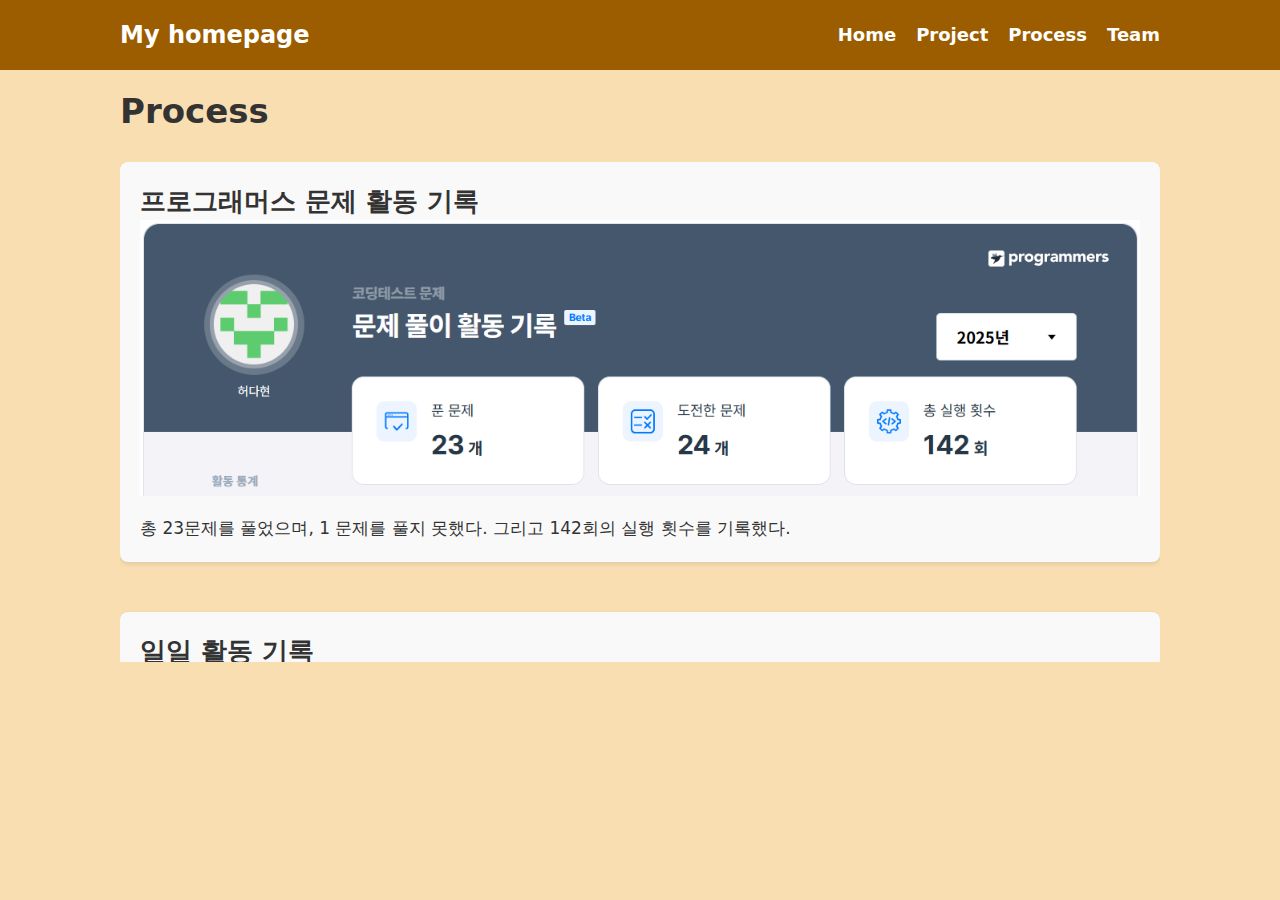
<file: process.html>
<!DOCTYPE html>
<html lang="en">
  <head>
    <meta charset="UTF-8" />
    <meta name="viewport" content="width=device-width, initial-scale=1.0" />
    <title>웹프로그래밍</title>
    <link rel="stylesheet" href="style.css" />

    <style>
      body {
        margin: 0;
        padding: 0;
        /* overflow: hidden; */
      }

      .main-content-container {
        padding-top: 60px;
        max-width: 1100px;
        margin: 0 auto;
        padding-left: 30px;
        padding-right: 30px;
        box-sizing: border-box;
      }

      .pv-box {
        padding: 0;
      }
      .pv-box img {
        width: 100%; /* 이미지가 부모 너비의 100%를 차지 */
        height: auto; /* 가로세로 비율 유지 */
        display: block;
        margin: 0 auto 20px;
      }
      .pv-box .fade-wrap {
        transition: opacity 1s ease-out, transform 1s ease-out;
        opacity: 0;
        transform: translateX(-50px);
        margin-bottom: 50px;
        padding: 20px;
        background-color: #f9f9f9;
        border-radius: 8px;
        box-shadow: 0 2px 5px rgba(0, 0, 0, 0.1);
      }
      .pv-box .fade-wrap.fade-in {
        opacity: 1;
        transform: translateX(0);
      }
    </style>
  </head>
  <body>
    <nav class="navbar">
      <div class="container">
        <div class="logo">My homepage</div>
        <ul class="nav">
          <li><a href="/">Home</a></li>
          <li><a href="project.html">Project</a></li>
          <li><a href="process.html">Process</a></li>
          <li><a href="team.html">Team</a></li>
        </ul>
      </div>
    </nav>

    <div class="main-content-container">
      <br />
      <h1>Process</h1>
      <br />

      <div class="pv-box">
        <div class="fade-wrap">
          <h2>프로그래머스 문제 활동 기록</h2>
          <img src="프로그래머스1.PNG" alt="img" class="my-image" />
          <p>
            총 23문제를 풀었으며, 1 문제를 풀지 못했다. 그리고 142회의 실행
            횟수를 기록했다.
          </p>
        </div>
        <div class="fade-wrap">
          <h2>일일 활동 기록</h2>
          <img src="프로그래머스2.PNG" alt="img" />
          <p>일일 활동 기록은 총 11일을 기록했다.</p>
        </div>
        <div class="fade-wrap">
          <h2>문제 풀이 예시</h2>
          <img src="프로그래머스3.PNG" alt="img" />
          <p></p>
        </div>
        <div class="fade-wrap">
          <h2>문제 풀이 예시</h2>
          <img src="프로그래머스4.PNG" alt="img" />
          <p></p>
        </div>
      </div>
    </div>
    <script>
      document.addEventListener('DOMContentLoaded', () => {
        const fadingElements = document.querySelectorAll('.fade-wrap')

        const observerOptions = {
          root: null,
          rootMargin: '0px',
          threshold: 0.1,
        }

        const contentObserver = new IntersectionObserver((entries) => {
          entries.forEach((entry) => {
            if (entry.isIntersecting) {
              entry.target.classList.add('fade-in')
            } else {
              entry.target.classList.remove('fade-in')
            }
          })
        }, observerOptions)

        fadingElements.forEach((element) => {
          contentObserver.observe(element)
        })

        const initialCheck = new IntersectionObserver(
          (entries, observer) => {
            entries.forEach((entry) => {
              if (entry.isIntersecting) {
                entry.target.classList.add('fade-in')
                observer.unobserve(entry.target)
              }
            })
          },
          { threshold: 0.1 }
        )

        fadingElements.forEach((element) => {
          initialCheck.observe(element)
        })
      })
    </script>
  </body>
</html>
</file>
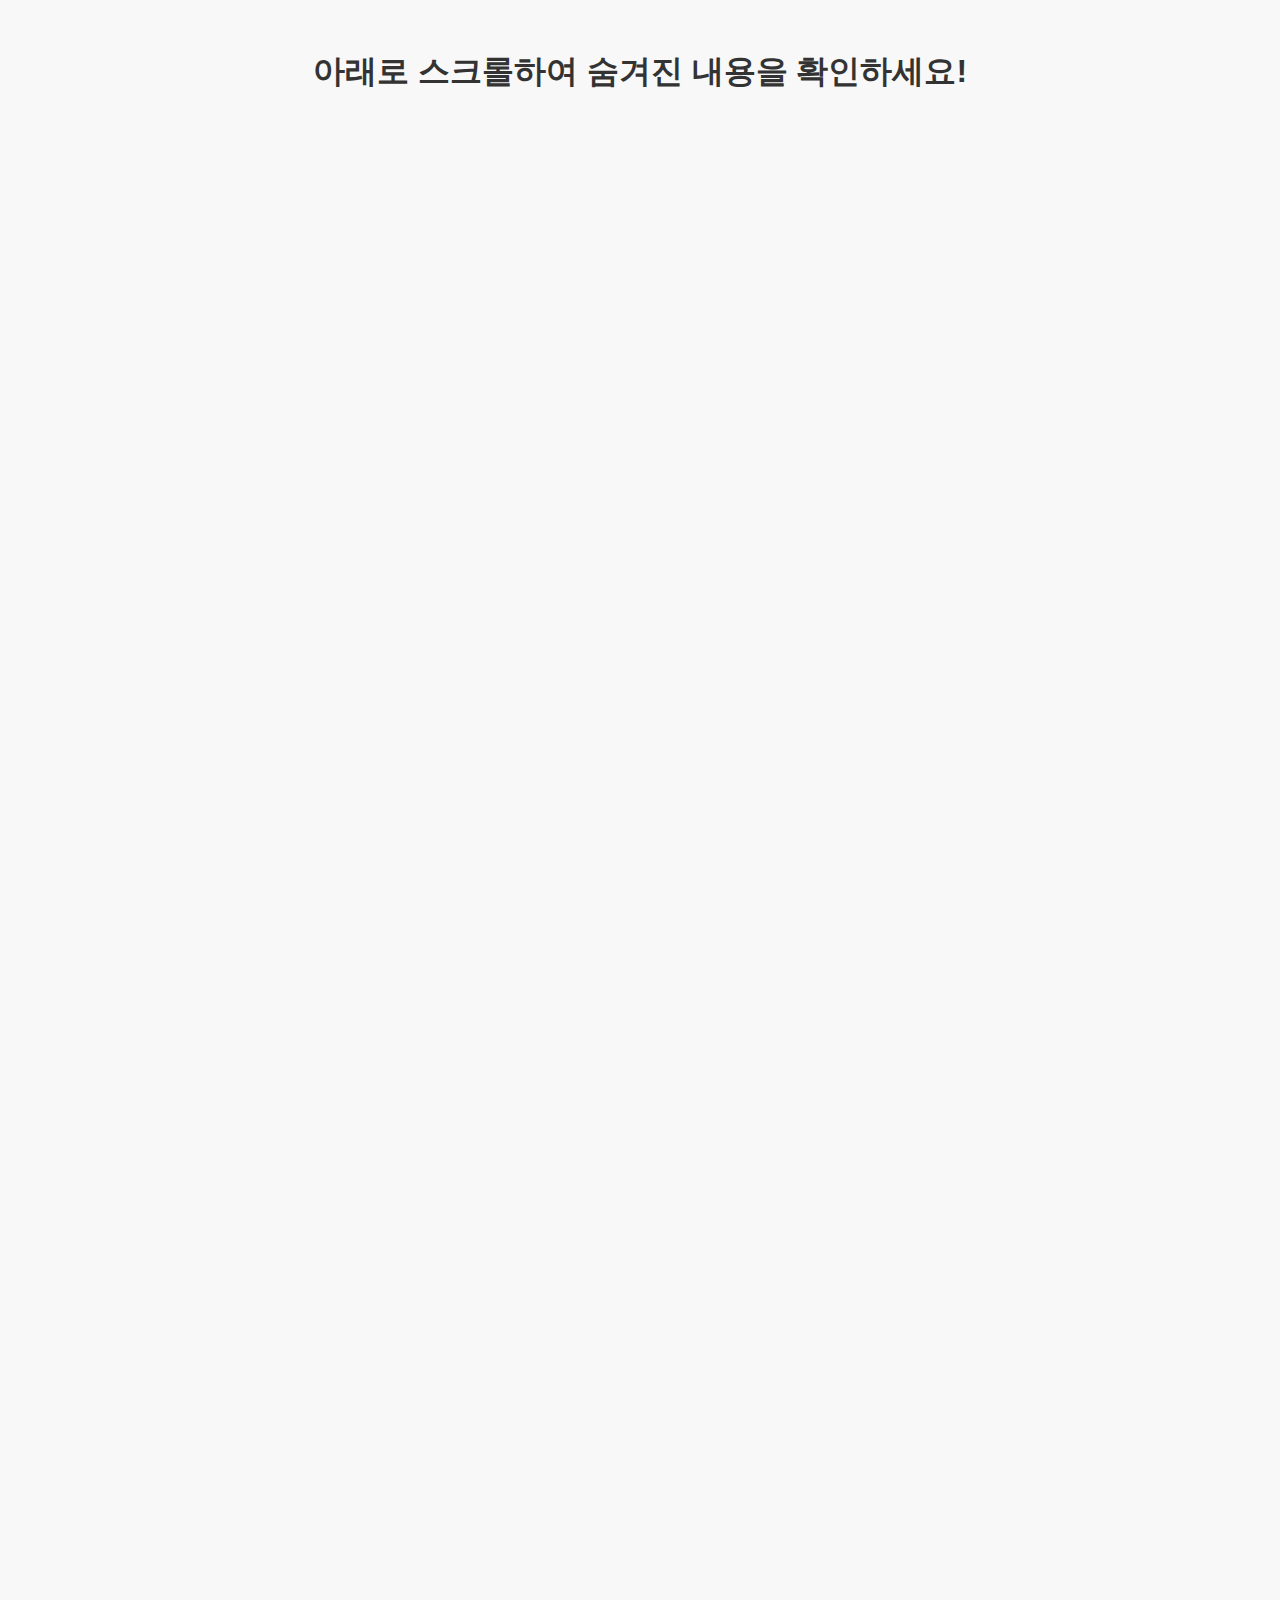
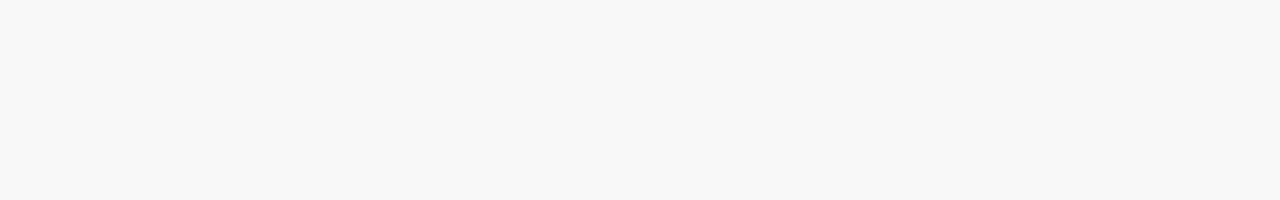
<file: test3.html>
<!DOCTYPE html>
<html lang="ko">
  <head>
    <meta charset="UTF-8" />
    <meta name="viewport" content="width=device-width, initial-scale=1.0" />
    <title>스크롤 페이드 인 설명글</title>
    <style>
      /* ----------------------- */
      /* 기본 레이아웃 스타일 */
      /* ----------------------- */
      body {
        font-family: sans-serif;
        margin: 0;
        padding: 0;
        background-color: #f8f8f8;
        /* 스크롤을 내릴 수 있도록 충분한 높이 추가 */
        min-height: 200vh; /* 화면 두 배 높이로 설정 */
        display: flex;
        flex-direction: column;
        align-items: center;
      }

      h1 {
        margin-top: 50px;
        color: #333;
      }

      /* ----------------------- */
      /* 스크롤 페이드 인 섹션 스타일 */
      /* ----------------------- */
      .fade-in-section {
        width: 80%;
        max-width: 800px;
        padding: 20px;
        margin-top: 100vh; /* 화면 아래쪽에 배치하여 스크롤해야 보이도록 */
        background-color: #fff;
        border-radius: 8px;
        box-shadow: 0 4px 10px rgba(0, 0, 0, 0.1);
        text-align: center;
        box-sizing: border-box; /* 패딩 포함 너비 계산 */

        /* 페이드 인 효과를 위한 초기 상태 */
        opacity: 0; /* 초기에는 투명 */
        transform: translateY(20px); /* 약간 아래로 이동 */
        transition: opacity 1s ease-out, transform 1s ease-out; /* 부드러운 애니메이션 */
        will-change: opacity, transform; /* 애니메이션 성능 최적화 */
      }

      /* 요소가 보일 때 적용되는 상태 */
      .fade-in-section.is-visible {
        opacity: 1; /* 불투명하게 */
        transform: translateY(0); /* 원래 위치로 이동 */
      }
    </style>
  </head>
  <body>
    <h1>아래로 스크롤하여 숨겨진 내용을 확인하세요!</h1>

    <div class="fade-in-section">
      <h2>새로운 정보가 여기에 있습니다!</h2>
      <p>
        이 내용은 사용자가 페이지를 스크롤하여 이 영역이 뷰포트 안에 들어올 때
        서서히 나타납니다.
      </p>
      <p>
        Intersection Observer API를 사용하여 스크롤 이벤트를 효율적으로
        감지합니다.
      </p>
      <p>한 번 나타나면 다시 숨겨지지 않습니다.</p>
    </div>

    <script>
      document.addEventListener('DOMContentLoaded', function () {
        // 스크롤 페이드 인 섹션 요소 가져오기
        const fadeInSection = document.querySelector('.fade-in-section')

        // ----------------------- */
        // 스크롤 페이드 인 효과 로직
        // ----------------------- */
        const observerOptions = {
          root: null, // 뷰포트 (브라우저 창)를 기준으로 관찰
          rootMargin: '0px', // 뷰포트 여백 (0px은 정확히 뷰포트 경계)
          threshold: 0.1, // 요소의 10%가 보일 때 콜백 함수 실행
        }

        // Intersection Observer 인스턴스 생성
        const observer = new IntersectionObserver((entries, observer) => {
          entries.forEach((entry) => {
            if (entry.isIntersecting) {
              // 요소가 뷰포트에 들어왔을 때
              entry.target.classList.add('is-visible')
              // 한 번 나타나면 더 이상 관찰할 필요 없으므로 관찰 중지
              observer.unobserve(entry.target)
            }
          })
        }, observerOptions)

        // 관찰할 요소 등록
        // `fadeInSection`이 존재하는지 확인하여 오류 방지
        if (fadeInSection) {
          observer.observe(fadeInSection)
        }
      })
    </script>
  </body>
</html>
</file>
<file: style.css>
* {
  box-sizing: border-box;
  padding: 0;
  margin: 0;
}

body {
  background-color: rgb(249, 222, 178);
  color: #333;
  font-size: 17px;
  line-height: 1.5;
  padding: 60px;
  margin: 0;
}

.container {
  max-width: 1100px;
  margin: 0 auto;
  padding: 0 30px;
  border-radius: 50%;
}

.main {
  color: rgb(0, 0, 0);
  line-height: 2;
}

.navbar {
  background-color: rgb(155, 93, 0);
  color: white;
  height: 70px;
  width: 100%;
  position: fixed;
  top: 0;
  left: 0;
  z-index: 1000;
  display: flex;
  flex-wrap: nowrap;
  /* overflow-x: auto; */ /*네브바 밑의 스크롤바를 생기게 해줌 */
  white-space: nowrap;
  gap: 10px;
}

.navbar .container {
  display: flex;
  flex-direction: row;
  justify-content: space-between;
  align-items: center;
  height: 100%;
  width: 100%;
  padding: 0 30px;
}

.navbar ul {
  display: flex;
  flex-direction: row;
  list-style-type: none;
}

.navbar ul li {
  margin-left: 20px;
}

.navbar .logo {
  font-size: x-large;
  font-weight: bold;
}

.navbar a {
  color: white;
  text-decoration: none;
  font-size: 18px;
  font-weight: bold;
}

.navbar a:hover {
  border-bottom: 2px #fff solid;
  color: #ddd;
}

nav a:hover {
  background-color: rgb(139, 75, 3);
}

nav:has(a:hover) a:not(:hover) {
  opacity: 0.5;
}

#mijung {
  position: relative;
  cursor: pointer;
}

/* 버튼 색과 디자인 바꾸기 */

.btn-outline-dark {
  background-color: white !important;
  border: 2px solid black !important;
  padding: 10px 20px;
  border-radius: 5px;
  cursor: pointer;
}

.btn-link {
  color: black !important;
  text-decoration: none !important;
}

.btn-outline-dark:hover {
  background-color: rgb(155, 93, 0) !important;
}

.btn-outline-dark:hover .btn-link {
  color: white !important;
}

.btn-outline-dark:active {
  background-color: black !important;
}

.btn-outline-dark:active .btn-link {
  color: white !important;
}

/* dialog */

dialog {
  animation: fade-out 0.7s ease-out;
}

dialog:open {
  animation: fade-in 0.7s ease-out;
}

dialog:open::backdrop {
  animation: backdrop-fade-in 0.7s ease-out forwards;
}

/* Animation keyframes */

@keyframes fade-in {
  0% {
    opacity: 0;
    transform: scaleY(0);
    display: none;
  }

  100% {
    opacity: 1;
    transform: scaleY(1);
    display: block;
  }
}

@keyframes fade-out {
  0% {
    opacity: 1;
    transform: scaleY(1);
    display: block;
  }

  100% {
    opacity: 0;
    transform: scaleY(0);
    display: none;
  }
}

@keyframes backdrop-fade-in {
  0% {
    background-color: rgb(0 0 0 / 0%);
  }

  100% {
    background-color: rgb(0 0 0 / 25%);
  }
}

body,
button {
  font-family: system-ui;
}

/* process */

.pv-box {
  padding: 10px;

  height: 500px;
  overflow-y: scroll;
}
.pv-box img {
  width: 300px;
  height: auto;
}
.pv-box .fade-wrap {
  transition: 1s;

  opacity: 0;

  position: relative;
  left: -50px;

  margin-bottom: 20px;
}
.pv-box .fade-wrap.fade-in {
  opacity: 1;

  left: 0;
}
@media (max-width: 768px) {
  .flex-container {
    flex-direction: column;
    align-items: center;
  }
}
@media (max-width: 450px) {
  .flex-container {
    flex-direction: column;
    align-items: center;
  }
}

/* ㅡㅡㅡㅡㅡㅡㅡㅡㅡ*/

dialog::backdrop {
  background-color: rgba(0, 0, 0, 0.3); /* 어두운 배경 효과 */
}

dialog {
  position: fixed;
  top: 50%;
  left: 50%;
  transform: translate(-50%, -50%);
  padding: 2rem;
  border: none;
  border-radius: 10px;
  box-shadow: 0 5px 15px rgba(0, 0, 0, 0.3);
}

dialog::backdrop {
  background: rgba(0, 0, 0, 0.5);
  backdrop-filter: blur(2px);
}

/* 내부 버튼 스타일 조정 (이미 btn-outline-dark 클래스 사용 중이라면 필요 없음) */
dialog button {
  margin-top: 1rem;
}
</file>
